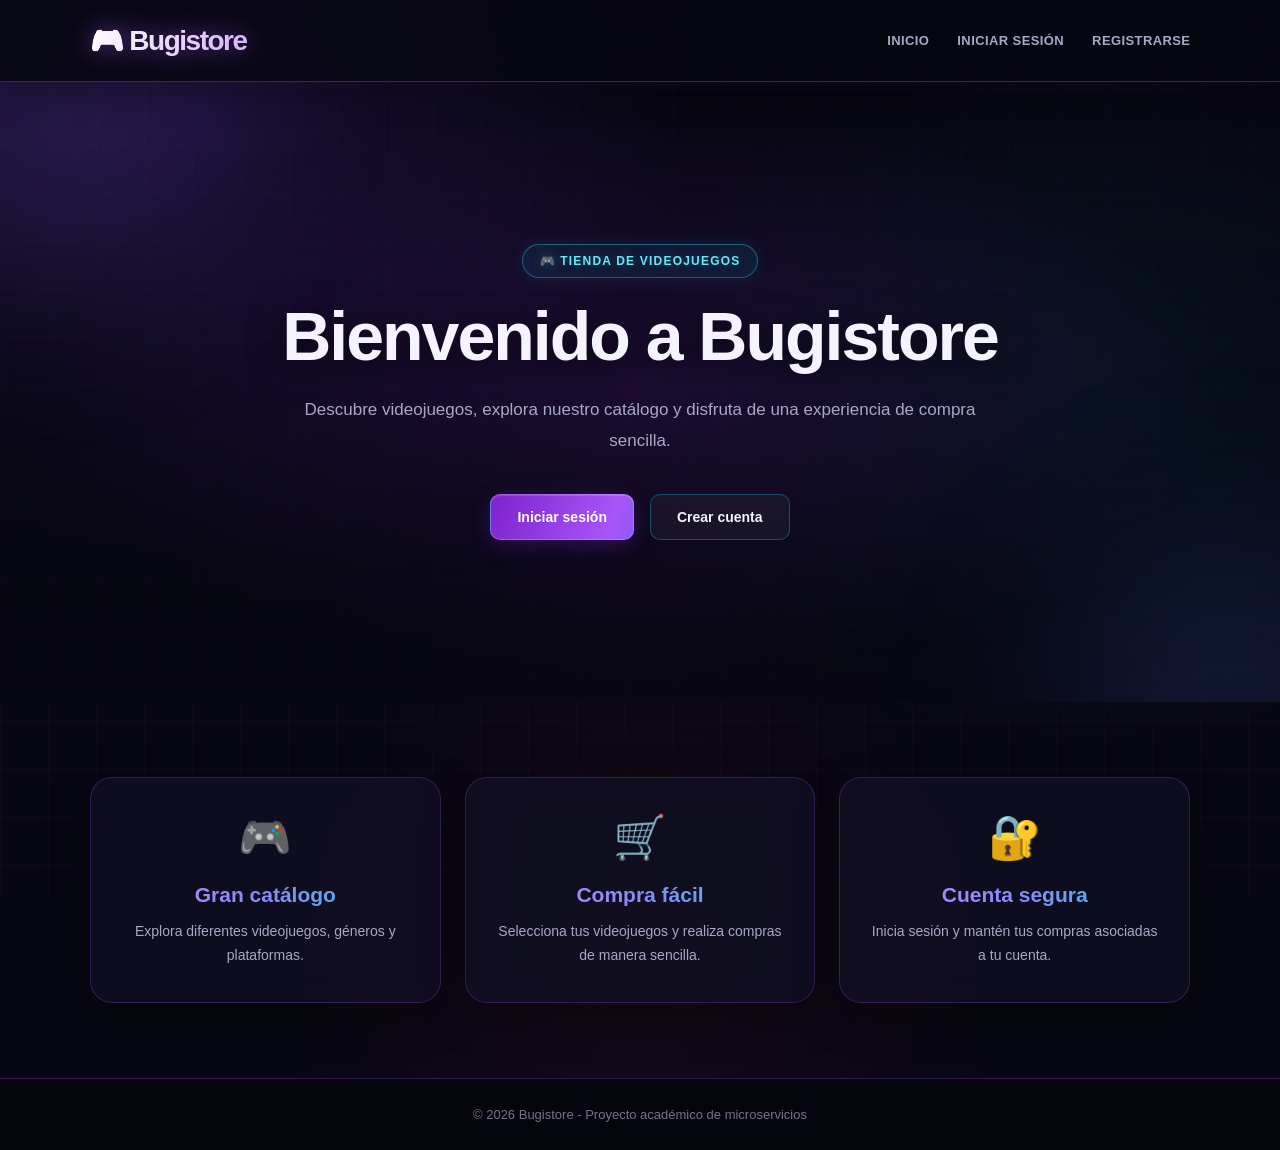
<file: frontend/index.html>
<!DOCTYPE html>
<html lang="es">
<head>
    <meta charset="UTF-8">
    <meta name="viewport" content="width=device-width, initial-scale=1.0">

    <title>Bugistore | Tienda de Videojuegos</title>

    <link rel="stylesheet" href="css/styles.css">

    <link rel="manifest" href="manifest.json">
    <meta name="theme-color" content="#111111">
    <link rel="apple-touch-icon" href="images/icons/icon-192.png">

</head>

<body>

    <header class="navbar">
        <div class="logo">
            🎮 Bugistore
        </div>

        <nav>
            <a href="index.html">Inicio</a>
            <a href="login.html">Iniciar sesión</a>
            <a href="registro.html">Registrarse</a>
        </nav>
    </header>

    <main>

        <section class="hero">

            <div class="hero-content">

                <span class="hero-tag">
                    🎮 TIENDA DE VIDEOJUEGOS
                </span>

                <h1>
                    Bienvenido a Bugistore
                </h1>

                <p>
                    Descubre videojuegos, explora nuestro catálogo
                    y disfruta de una experiencia de compra sencilla.
                </p>

                <div class="hero-buttons">

                    <a href="login.html" class="btn btn-primary">
                        Iniciar sesión
                    </a>

                    <a href="registro.html" class="btn btn-secondary">
                        Crear cuenta
                    </a>

                </div>

            </div>

        </section>

        <section class="features">

            <div class="feature-card">

                <div class="feature-icon">
                    🎮
                </div>

                <h2>
                    Gran catálogo
                </h2>

                <p>
                    Explora diferentes videojuegos,
                    géneros y plataformas.
                </p>

            </div>

            <div class="feature-card">

                <div class="feature-icon">
                    🛒
                </div>

                <h2>
                    Compra fácil
                </h2>

                <p>
                    Selecciona tus videojuegos y
                    realiza compras de manera sencilla.
                </p>

            </div>

            <div class="feature-card">

                <div class="feature-icon">
                    🔐
                </div>

                <h2>
                    Cuenta segura
                </h2>

                <p>
                    Inicia sesión y mantén tus compras
                    asociadas a tu cuenta.
                </p>

            </div>

        </section>

    </main>

    <footer>

        <p>
            © 2026 Bugistore - Proyecto académico de microservicios
        </p>

    </footer>
<script src="js/pwa.js"></script>
</body>
</html>
</file>
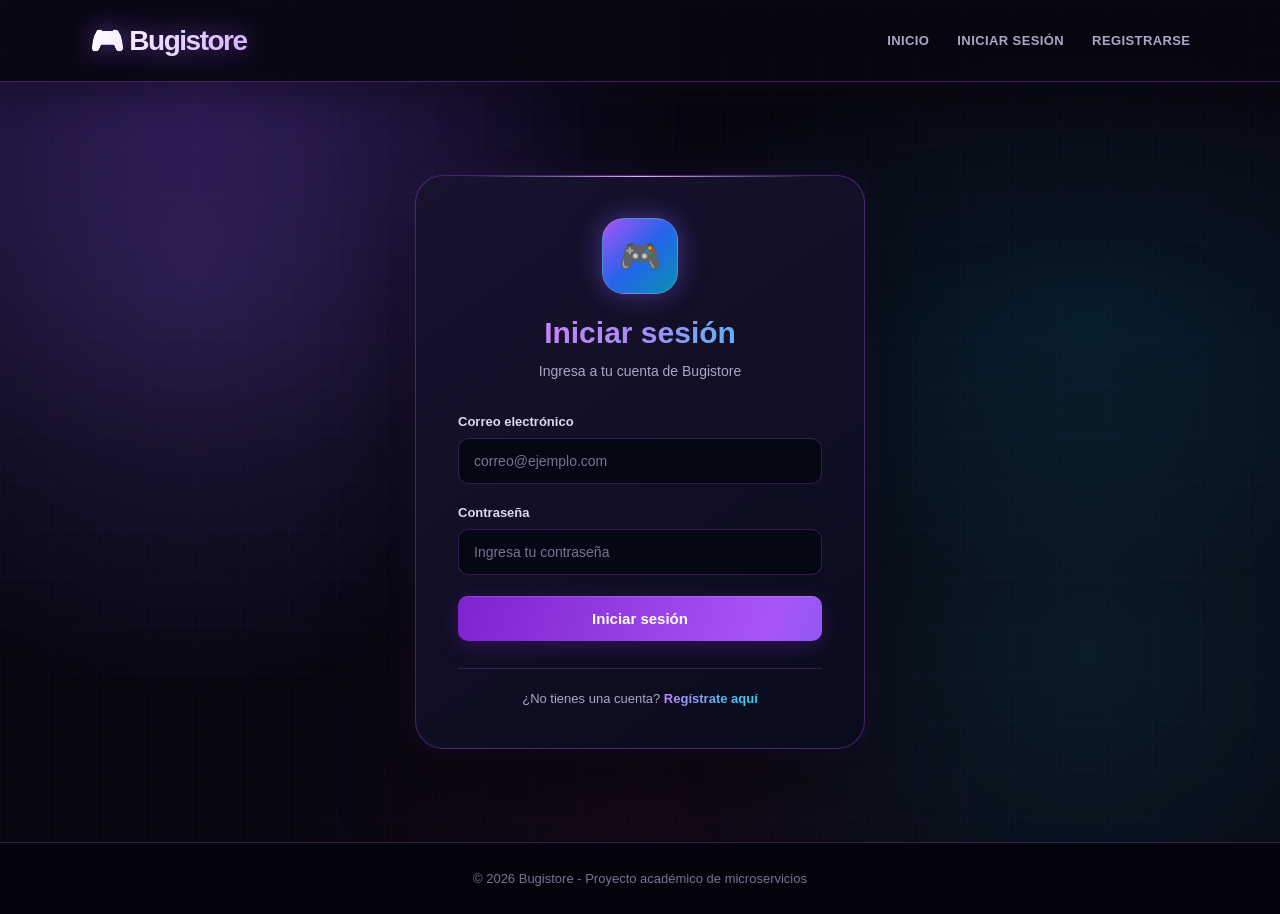
<file: frontend/admin.html>
<!DOCTYPE html>
<html lang="es">
<head>
    <meta charset="UTF-8">
    <meta name="viewport" content="width=device-width, initial-scale=1.0">

    <title>Bugistore | Administración</title>

    <link rel="stylesheet" href="css/styles.css">

    <link rel="manifest" href="manifest.json">
    <meta name="theme-color" content="#111111">
    <link rel="apple-touch-icon" href="images/icons/icon-192.png">

</head>

<body>

    <header class="navbar">

        <div class="logo">
            🎮 Bugistore
        </div>

        <nav>

            <a href="admin.html">
                Administración
            </a>

            <a href="#" id="adminName">
                Administrador
            </a>

            <a href="#" id="adminLogout">
                Cerrar sesión
            </a>

        </nav>

    </header>


    <main>

        <section class="admin-header">

            <span class="hero-tag">
                ⚙️ PANEL DE ADMINISTRACIÓN
            </span>

            <h1>
                Administración de Bugistore
            </h1>

            <p>
                Gestiona usuarios, videojuegos e inventario
                desde un solo lugar.
            </p>

        </section>


        <!-- =========================
             DASHBOARD ADMINISTRATIVO
        ========================== -->

        <section class="admin-dashboard">

            <div class="section-title">
                <div>
                    <h2>Resumen de BugiStore</h2>
                    <p>Estadísticas generales de la tienda.</p>
                </div>
            </div>

            <div class="dashboard-stats">

                <article class="dashboard-card">
                    <div class="dashboard-card-icon">🎮</div>
                    <div>
                        <p>Videojuegos registrados</p>
                        <h3 id="statsGames">—</h3>
                    </div>
                </article>

                <article class="dashboard-card">
                    <div class="dashboard-card-icon">👥</div>
                    <div>
                        <p>Usuarios registrados</p>
                        <h3 id="statsUsers">—</h3>
                    </div>
                </article>

                <article class="dashboard-card">
                    <div class="dashboard-card-icon">🛒</div>
                    <div>
                        <p>Compras registradas</p>
                        <h3 id="statsPurchases">—</h3>
                    </div>
                </article>

                <article class="dashboard-card">
                    <div class="dashboard-card-icon">💰</div>
                    <div>
                        <p>Ventas acumuladas</p>
                        <h3 id="statsSales">—</h3>
                    </div>
                </article>

            </div>

            <div class="dashboard-chart admin-section">

                <div class="section-title">
                    <div>
                        <h2>Ventas a lo largo del tiempo</h2>
                        <p>Importe de las compras agrupado por fecha.</p>
                    </div>
                </div>

                <div class="dashboard-chart-container">
                    <canvas
                        id="salesChart"
                        role="img"
                        aria-label="Gráfica de ventas por fecha">
                    </canvas>
                </div>

                <p id="salesChartMessage" class="chart-message">
                    Cargando datos de ventas...
                </p>

            </div>

        </section>


        <section class="admin-container">

            <!-- =========================
                 VIDEOJUEGOS
            ========================== -->

            <div class="admin-section">

                <div class="section-title">

                    <div>
                        <h2>
                            🎮 Videojuegos
                        </h2>

                        <p>
                            Gestiona el catálogo e inventario.
                        </p>
                    </div>

                    <button
                        id="newGameButton"
                        class="btn btn-primary"
                    >
                        + Nuevo videojuego
                    </button>

                </div>


                <div
                    id="gamesAdminContainer"
                    class="admin-table-container"
                >

                    <div class="loading">
                        Cargando videojuegos...
                    </div>

                </div>

            </div>


            <!-- =========================
                 USUARIOS
            ========================== -->

            <div class="admin-section">

                <div class="section-title">

                    <div>
                        <h2>
                            👥 Usuarios
                        </h2>

                        <p>
                            Consulta y administra los usuarios.
                        </p>
                    </div>

                </div>


                <div
                    id="usersAdminContainer"
                    class="admin-table-container"
                >

                    <div class="loading">
                        Cargando usuarios...
                    </div>

                </div>

            </div>


            <!-- =========================
                 COMPRAS
            ========================== -->

            <div class="admin-section">

                <div class="section-title">

                    <div>
                        <h2>
                            🛒 Compras
                        </h2>

                        <p>
                            Consulta las compras realizadas.
                        </p>
                    </div>

                </div>


                <div
                    id="purchasesAdminContainer"
                    class="admin-table-container"
                >

                    <div class="loading">
                        Cargando compras...
                    </div>

                </div>

            </div>

        </section>

    </main>


    <footer>

        <p>
            © 2026 Bugistore - Proyecto académico de microservicios
        </p>

    </footer>


    <script src="js/admin.js"></script>
    <script src="js/pwa.js"></script>
</body>
</html>
</file>
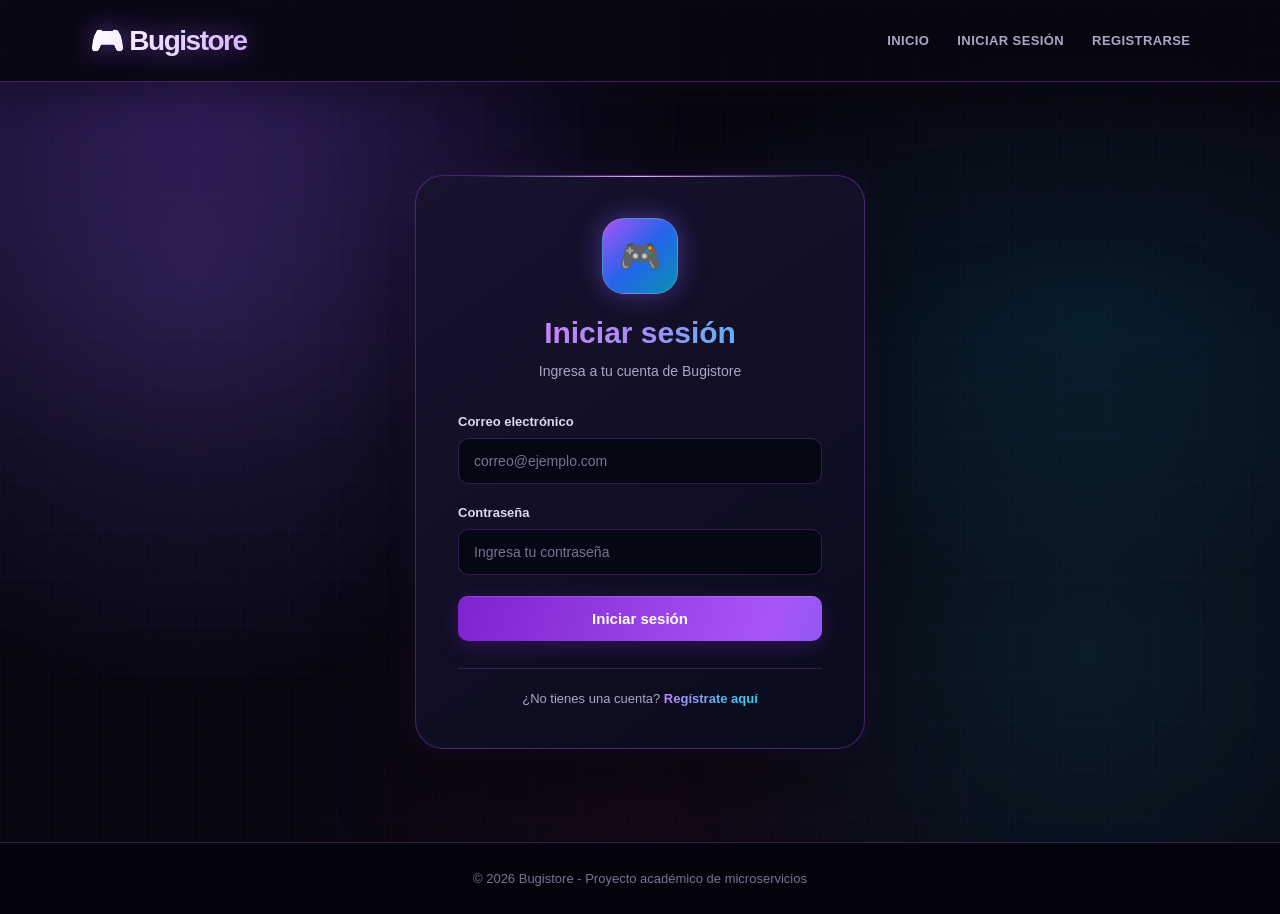
<file: frontend/login.html>
<!DOCTYPE html>
<html lang="es">
<head>
    <meta charset="UTF-8">
    <meta name="viewport" content="width=device-width, initial-scale=1.0">

    <title>Bugistore | Iniciar sesión</title>

    <link rel="stylesheet" href="css/styles.css">

    <link rel="manifest" href="manifest.json">
    <meta name="theme-color" content="#111111">
    <link rel="apple-touch-icon" href="images/icons/icon-192.png">

</head>

<body>

    <header class="navbar">

        <div class="logo">
            🎮 Bugistore
        </div>

        <nav>
            <a href="index.html">Inicio</a>
            <a href="login.html">Iniciar sesión</a>
            <a href="registro.html">Registrarse</a>
        </nav>

    </header>

    <main class="auth-page">

        <section class="auth-card">

            <div class="auth-header">

                <div class="auth-icon">
                    🎮
                </div>

                <h1>Iniciar sesión</h1>

                <p>
                    Ingresa a tu cuenta de Bugistore
                </p>

            </div>

            <form id="loginForm">

                <div class="form-group">

                    <label for="email">
                        Correo electrónico
                    </label>

                    <input
                        type="email"
                        id="email"
                        name="email"
                        placeholder="correo@ejemplo.com"
                        required
                    >

                </div>

                <div class="form-group">

                    <label for="password">
                        Contraseña
                    </label>

                    <input
                        type="password"
                        id="password"
                        name="password"
                        placeholder="Ingresa tu contraseña"
                        required
                    >

                </div>

                <button
                    type="submit"
                    class="btn btn-primary auth-button"
                >
                    Iniciar sesión
                </button>

            </form>

            <div id="loginMessage" class="message"></div>

            <div class="auth-footer">

                <p>
                    ¿No tienes una cuenta?
                    <a href="registro.html">
                        Regístrate aquí
                    </a>
                </p>

            </div>

        </section>

    </main>

    <footer>

        <p>
            © 2026 Bugistore - Proyecto académico de microservicios
        </p>

    </footer>

    <script src="js/auth.js"></script>
    <script src="js/pwa.js"></script>
</body>
</html>
</file>
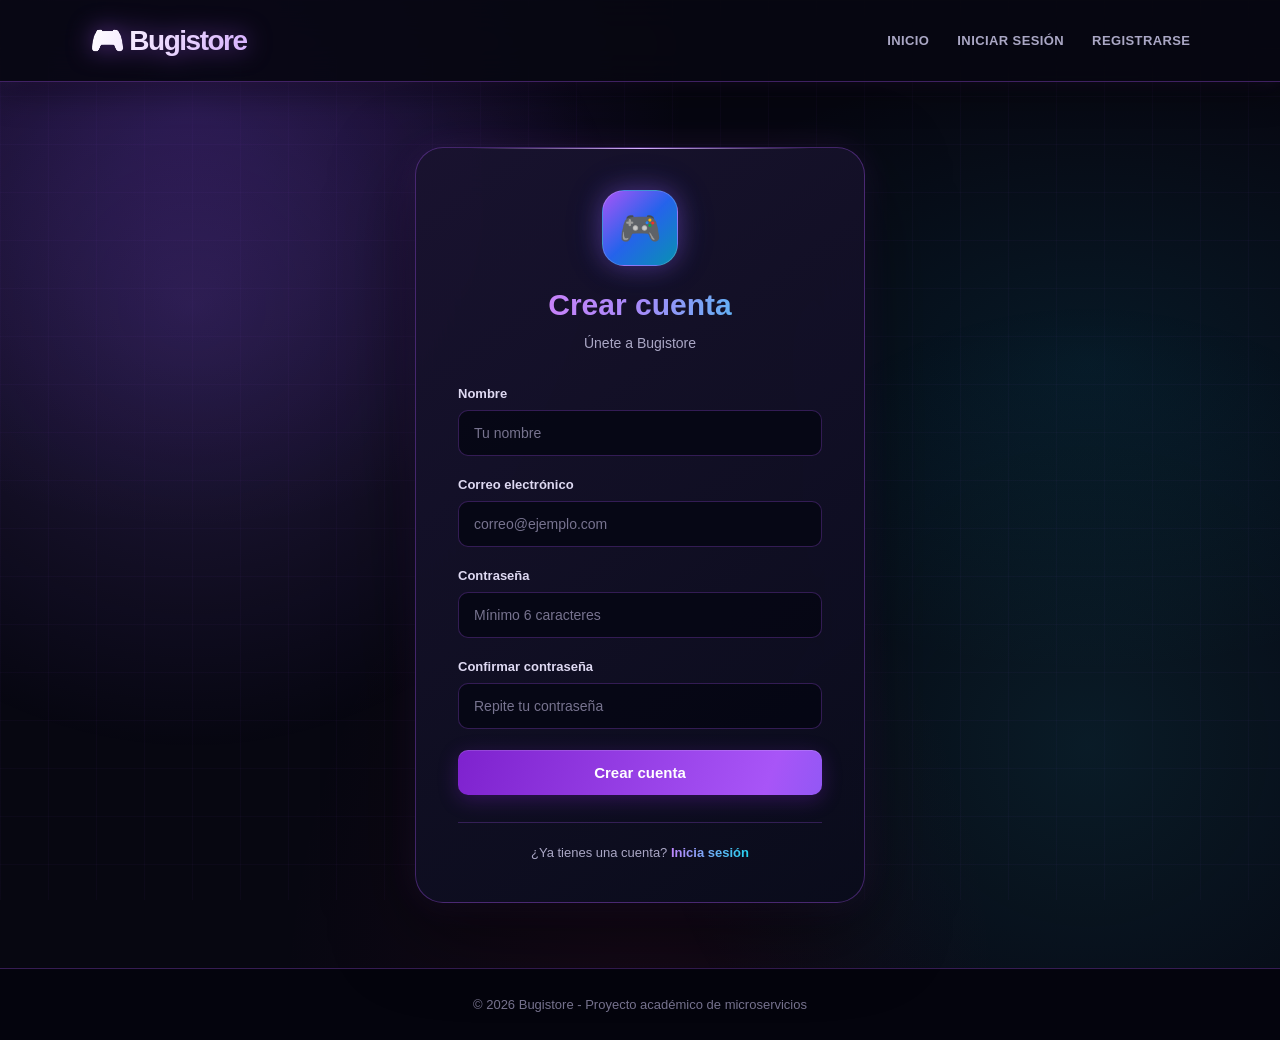
<file: frontend/registro.html>
<!DOCTYPE html>
<html lang="es">
<head>
    <meta charset="UTF-8">
    <meta name="viewport" content="width=device-width, initial-scale=1.0">

    <title>Bugistore | Crear cuenta</title>

    <link rel="stylesheet" href="css/styles.css">

    <link rel="manifest" href="manifest.json">
    <meta name="theme-color" content="#111111">
    <link rel="apple-touch-icon" href="images/icons/icon-192.png">

</head>

<body>

    <header class="navbar">

        <div class="logo">
            🎮 Bugistore
        </div>

        <nav>
            <a href="index.html">Inicio</a>
            <a href="login.html">Iniciar sesión</a>
            <a href="registro.html">Registrarse</a>
        </nav>

    </header>

    <main class="auth-page">

        <section class="auth-card">

            <div class="auth-header">

                <div class="auth-icon">
                    🎮
                </div>

                <h1>Crear cuenta</h1>

                <p>
                    Únete a Bugistore
                </p>

            </div>

            <form id="registerForm">

                <div class="form-group">

                    <label for="nombre">
                        Nombre
                    </label>

                    <input
                        type="text"
                        id="nombre"
                        name="nombre"
                        placeholder="Tu nombre"
                        required
                    >

                </div>

                <div class="form-group">

                    <label for="email">
                        Correo electrónico
                    </label>

                    <input
                        type="email"
                        id="email"
                        name="email"
                        placeholder="correo@ejemplo.com"
                        required
                    >

                </div>

                <div class="form-group">

                    <label for="password">
                        Contraseña
                    </label>

                    <input
                        type="password"
                        id="password"
                        name="password"
                        placeholder="Mínimo 6 caracteres"
                        minlength="6"
                        required
                    >

                </div>

                <div class="form-group">

                    <label for="passwordConfirm">
                        Confirmar contraseña
                    </label>

                    <input
                        type="password"
                        id="passwordConfirm"
                        name="passwordConfirm"
                        placeholder="Repite tu contraseña"
                        minlength="6"
                        required
                    >

                </div>

                <button
                    type="submit"
                    class="btn btn-primary auth-button"
                >
                    Crear cuenta
                </button>

            </form>

            <div id="registerMessage" class="message"></div>

            <div class="auth-footer">

                <p>
                    ¿Ya tienes una cuenta?
                    <a href="login.html">
                        Inicia sesión
                    </a>
                </p>

            </div>

        </section>

    </main>

    <footer>

        <p>
            © 2026 Bugistore - Proyecto académico de microservicios
        </p>

    </footer>

    <script src="js/auth.js"></script>
    <script src="js/pwa.js"></script>
</body>
</html>
</file>
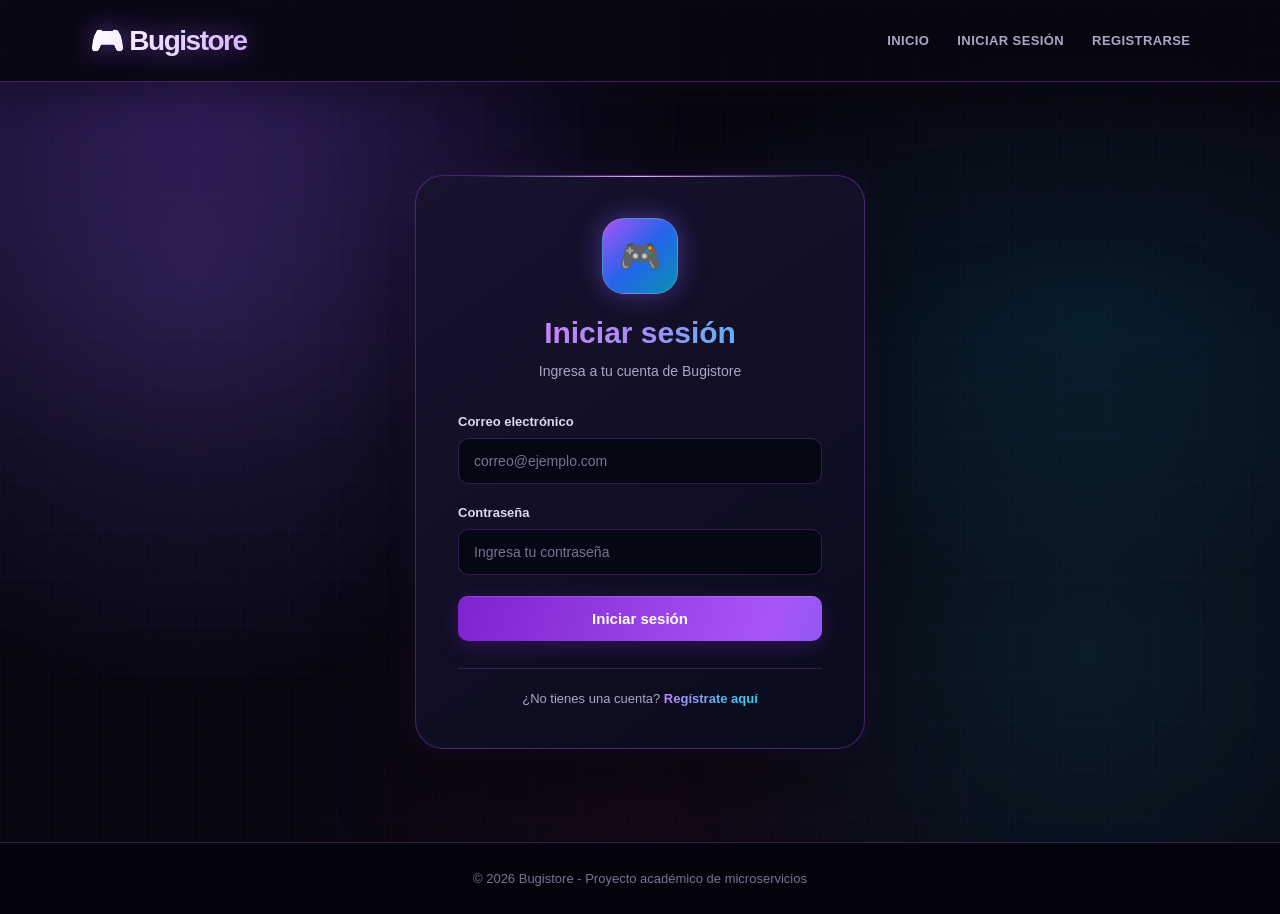
<file: frontend/tienda.html>
<!DOCTYPE html>
<html lang="es">
<head>
    <meta charset="UTF-8">
    <meta name="viewport" content="width=device-width, initial-scale=1.0">

    <title>Bugistore | Tienda</title>

    <link rel="stylesheet" href="css/styles.css">

    <link rel="manifest" href="manifest.json">
    <meta name="theme-color" content="#111111">
    <link rel="apple-touch-icon" href="images/icons/icon-192.png">
</head>

<body>

    <header class="navbar">
        <div class="logo">
            🎮 Bugistore
        </div>

        <nav>
            <a href="tienda.html">Tienda</a>
            <a href="#miPerfil">Mi perfil</a>
            <a href="#misCompras">Mis compras</a>

            <a href="#" id="userName">Usuario</a>
            <a href="#" id="logoutButton">Cerrar sesión</a>
        </nav>
    </header>

    <main>

        <!-- ENCABEZADO DEL CATÁLOGO -->
        <section class="store-header">
            <div>
                <span class="hero-tag">🎮 CATÁLOGO</span>

                <h1>Videojuegos disponibles</h1>

                <p>
                    Explora nuestro catálogo y encuentra
                    tu próximo videojuego.
                </p>
            </div>
        </section>

        <!-- PERFIL DEL USUARIO -->
        <section class="profile-container" id="miPerfil">

            <div class="profile-header">
                <div>
                    <span class="hero-tag">MI CUENTA</span>

                    <h2>Mi perfil</h2>

                    <p>
                        Consulta tus datos personales y tu actividad en Bugistore.
                    </p>
                </div>
            </div>

            <!-- DATOS PERSONALES -->
            <div class="profile-user-card">

                <div class="profile-avatar" aria-hidden="true">
                    👤
                </div>

                <div class="profile-user-info">
                    <h3 id="profileName">Cargando usuario...</h3>

                    <p id="profileEmail">
                        Correo no disponible
                    </p>

                    <span class="profile-member-label">
                        Miembro de Bugistore
                    </span>
                </div>

            </div>

            <!-- ESTADÍSTICAS DE COMPRAS -->
            <div class="profile-stats-grid">

                <article class="profile-stat-card">
                    <span class="profile-stat-icon">🛒</span>

                    <p>Compras realizadas</p>

                    <strong id="profilePurchases">0</strong>
                </article>

                <article class="profile-stat-card">
                    <span class="profile-stat-icon">🎮</span>

                    <p>Unidades adquiridas</p>

                    <strong id="profileUnits">0</strong>
                </article>

                <article class="profile-stat-card">
                    <span class="profile-stat-icon">💰</span>

                    <p>Total gastado</p>

                    <strong id="profileSpent">$0.00</strong>
                </article>

                <article class="profile-stat-card">
                    <span class="profile-stat-icon">📅</span>

                    <p>Última compra</p>

                    <strong id="profileLastPurchase">Sin compras</strong>
                </article>

            </div>

        </section>

        <!-- CATÁLOGO DE VIDEOJUEGOS -->
        <section class="store-container">

            <div id="gamesContainer" class="games-grid">
                <div class="loading">
                    Cargando videojuegos...
                </div>
            </div>

        </section>

        <!-- HISTORIAL DE COMPRAS -->
        <section class="store-container" id="misCompras">

            <div class="store-header">
                <div>
                    <h2>Mis compras</h2>

                    <p>
                        Consulta los videojuegos que has comprado.
                    </p>
                </div>

                <button
                    type="button"
                    class="btn btn-primary"
                    id="reloadPurchasesButton">
                    Actualizar historial
                </button>
            </div>

            <div id="purchasesContainer">
                <p class="loading">
                    Cargando historial...
                </p>
            </div>

        </section>

    </main>

    <!-- PIE DE PÁGINA -->
    <footer>
        <p>
            © 2026 Bugistore - Proyecto académico de microservicios
        </p>
    </footer>

    <!-- SCRIPTS -->
    <script src="js/auth.js"></script>
    <script src="js/tienda.js"></script>
    <script src="js/pwa.js"></script>

</body>
</html>
</file>
<file: frontend/css/styles.css>
/* =========================================================
   BUGISTORE — GAMING PREMIUM / NEON GLASSMORPHISM
   Rediseño exclusivamente visual.
========================================================= */

/* =========================
   VARIABLES Y BASE
========================= */

:root {
    --bg-main: #070711;
    --bg-secondary: #0d0d1c;
    --bg-card: rgba(17, 15, 34, 0.88);
    --bg-card-hover: rgba(28, 19, 51, 0.96);
    --bg-input: rgba(5, 7, 19, 0.85);

    --primary: #a855f7;
    --primary-light: #d8b4fe;
    --primary-dark: #7e22ce;

    --secondary: #2563eb;
    --accent: #22d3ee;

    --text-main: #f5f3ff;
    --text-secondary: #aaa7c5;
    --text-muted: #77738f;

    --border-color: rgba(168, 85, 247, 0.25);
    --border-hover: rgba(34, 211, 238, 0.65);

    --success: #34d399;
    --danger: #fb7185;
    --warning: #fbbf24;

    --radius-sm: 10px;
    --radius-md: 16px;
    --radius-lg: 22px;
    --radius-xl: 28px;

    --glass-blur: blur(18px);

    --shadow-card: 0 15px 45px rgba(0, 0, 0, 0.28);

    --shadow-purple:
        0 0 25px rgba(168, 85, 247, 0.22),
        0 0 65px rgba(124, 58, 237, 0.10);

    --transition: 0.3s ease;
}

* {
    margin: 0;
    padding: 0;
    box-sizing: border-box;
}

html {
    scroll-behavior: smooth;
}

body {
    min-height: 100vh;
    overflow-x: hidden;

    font-family: Inter, "Segoe UI", Arial, sans-serif;
    color: var(--text-main);

    background:
        radial-gradient(ellipse at 15% 10%,
            rgba(124, 58, 237, .20), transparent 32%),
        radial-gradient(ellipse at 85% 35%,
            rgba(8, 145, 178, .13), transparent 32%),
        radial-gradient(ellipse at 50% 100%,
            rgba(190, 24, 93, .08), transparent 40%),
        var(--bg-main);
}

body::before {
    content: "";
    position: fixed;
    inset: 0;
    z-index: -1;
    pointer-events: none;

    background-image:
        linear-gradient(rgba(168, 85, 247, .035) 1px, transparent 1px),
        linear-gradient(90deg, rgba(168, 85, 247, .035) 1px, transparent 1px);

    background-size: 48px 48px;
}

::selection {
    background: rgba(168, 85, 247, 0.4);
    color: white;
}

a {
    color: inherit;
}

button,
input,
textarea {
    font: inherit;
}

button {
    color: inherit;
}

img {
    max-width: 100%;
}

section {
    position: relative;
}

/* =========================
   ANIMACIONES
========================= */

@keyframes fadeIn {
    from {
        opacity: 0;
        transform: translateY(18px);
    }

    to {
        opacity: 1;
        transform: translateY(0);
    }
}

@keyframes glowPulse {
    0%, 100% {
        box-shadow: 0 0 15px rgba(168, 85, 247, 0.15);
    }

    50% {
        box-shadow: 0 0 30px rgba(168, 85, 247, 0.35);
    }
}

@keyframes float {
    0%, 100% {
        transform: translateY(0);
    }

    50% {
        transform: translateY(-8px);
    }
}

@keyframes gradientMove {
    0% {
        background-position: 0% 50%;
    }

    50% {
        background-position: 100% 50%;
    }

    100% {
        background-position: 0% 50%;
    }
}

/* =========================
   NAVBAR
========================= */

.navbar {
    position: sticky;
    top: 0;
    z-index: 100;

    width: 100%;
    min-height: 82px;
    padding: 0 7%;

    display: flex;
    align-items: center;
    justify-content: space-between;
    gap: 20px;

    background: rgba(7, 7, 18, .88);
    backdrop-filter: var(--glass-blur);
    -webkit-backdrop-filter: var(--glass-blur);

    border-bottom: 1px solid rgba(168, 85, 247, .35);

    box-shadow:
        0 8px 35px rgba(0, 0, 0, .45),
        0 1px 15px rgba(168, 85, 247, .12);
}

.logo {
    font-size: 28px;
    font-weight: 900;
    letter-spacing: -1.5px;

    background: linear-gradient(
        110deg,
        #ffffff,
        #d8b4fe,
        #22d3ee
    );

    background-size: 200% auto;
    background-clip: text;
    -webkit-background-clip: text;
    -webkit-text-fill-color: transparent;

    filter: drop-shadow(0 0 12px rgba(168, 85, 247, .55));
}

.navbar nav {
    display: flex;
    align-items: center;
    gap: 28px;
}

.navbar a {
    position: relative;

    color: var(--text-secondary);
    text-decoration: none;
    font-size: 13px;
    font-weight: 600;
    letter-spacing: .4px;
    text-transform: uppercase;

    transition: var(--transition);
}

.navbar a::after {
    content: "";
    position: absolute;
    left: 0;
    bottom: -8px;

    width: 0;
    height: 2px;

    border-radius: 5px;

    background: linear-gradient(
        90deg,
        var(--primary),
        var(--accent)
    );

    box-shadow: 0 0 12px var(--accent);

    transition: width var(--transition);
}

.navbar a:hover {
    color: #67e8f9;
    text-shadow: 0 0 14px rgba(34, 211, 238, .65);
}

.navbar a:hover::after {
    width: 100%;
}

/* =========================
   HERO
========================= */

.hero {
    position: relative;
    min-height: 620px;

    display: flex;
    align-items: center;
    justify-content: center;

    padding: 90px 20px;
    overflow: hidden;

    background:
        linear-gradient(180deg,
            rgba(7, 7, 17, .15),
            rgba(7, 7, 17, .65)),
        radial-gradient(ellipse at center,
            rgba(126, 34, 206, .28),
            transparent 65%);
}

.hero::before,
.hero::after {
    content: "";
    position: absolute;

    width: 300px;
    height: 300px;

    border-radius: 50%;
    filter: blur(100px);

    pointer-events: none;
}

.hero::before {
    top: -120px;
    left: -100px;
    background: rgba(150, 101, 255, 0.18);
}

.hero::after {
    right: -100px;
    bottom: -150px;
    background: rgba(82, 124, 255, 0.18);
}

.hero-content {
    position: relative;
    z-index: 1;

    max-width: 850px;
    text-align: center;

    animation: fadeIn 0.8s ease both;
}

.hero-tag {
    display: inline-block;

    margin-bottom: 22px;
    padding: 9px 17px;

    border: 1px solid rgba(34, 211, 238, .40);
    border-radius: 50px;

    color: #67e8f9;
    background: rgba(8, 145, 178, .10);

    backdrop-filter: blur(12px);

    box-shadow:
        0 0 18px rgba(34, 211, 238, .10),
        inset 0 0 15px rgba(34, 211, 238, .05);

    font-size: 12px;
    font-weight: 800;
    letter-spacing: 1.2px;
    text-transform: uppercase;

    text-shadow: 0 0 12px rgba(34, 211, 238, .35);
}

.hero h1 {
    margin-bottom: 22px;

    font-size: clamp(38px, 6vw, 68px);
    font-weight: 900;
    line-height: 1.08;
    letter-spacing: -2px;

    text-shadow: 0 5px 35px rgba(0, 0, 0, .65);
}

.hero h1 span {
    background: linear-gradient(
        100deg,
        #e879f9,
        #a78bfa,
        #22d3ee,
        #e879f9
    );

    background-size: 250% auto;
    background-clip: text;
    -webkit-background-clip: text;
    -webkit-text-fill-color: transparent;

    animation: gradientMove 5s ease infinite;
}

.hero p {
    max-width: 680px;
    margin: 0 auto 38px;

    color: var(--text-secondary);

    font-size: 17px;
    line-height: 1.8;
}

/* =========================
   BOTONES
========================= */

.btn {
    position: relative;
    isolation: isolate;
    overflow: hidden;

    display: inline-flex;
    align-items: center;
    justify-content: center;
    gap: 8px;

    padding: 14px 26px;

    border: 1px solid transparent;
    border-radius: var(--radius-sm);

    text-decoration: none;
    font-weight: 800;
    font-size: 14px;

    cursor: pointer;

    transition:
        transform var(--transition),
        box-shadow var(--transition),
        background var(--transition);
}

.btn-primary {
    color: white;

    background: linear-gradient(
        110deg,
        #7e22ce,
        #a855f7 48%,
        #2563eb
    );

    background-size: 180% auto;

    border: 1px solid rgba(216, 180, 254, .35);

    box-shadow:
        0 5px 20px rgba(126, 34, 206, .30),
        inset 0 1px 0 rgba(255, 255, 255, .15);
}

.btn-primary:hover {
    background-position: right center;
    transform: translateY(-3px);

    box-shadow:
        0 0 18px rgba(168, 85, 247, .45),
        0 0 38px rgba(34, 211, 238, .16);
}

.btn-secondary {
    color: var(--text-main);

    background: rgba(255, 255, 255, 0.045);
    border-color: rgba(34, 211, 238, .30);

    backdrop-filter: blur(12px);
}

.btn-secondary:hover {
    color: #67e8f9;
    background: rgba(150, 101, 255, 0.12);

    border-color: var(--accent);
    box-shadow: 0 0 20px rgba(34, 211, 238, .12);

    transform: translateY(-3px);
}

.btn-small {
    padding: 8px 13px;

    border: 1px solid transparent;
    border-radius: 8px;

    font-size: 12px;
    font-weight: 800;

    cursor: pointer;

    transition: var(--transition);
}

.hero-buttons {
    display: flex;
    justify-content: center;
    gap: 16px;
}

/* =========================
   FEATURES
========================= */

.features {
    position: relative;

    display: grid;
    grid-template-columns: repeat(3, minmax(0, 1fr));

    gap: 24px;

    max-width: 1150px;
    margin: 0 auto;

    padding: 75px 25px;
}

.feature-card {
    position: relative;
    overflow: hidden;

    padding: 34px 28px;

    background: var(--bg-card);
    backdrop-filter: blur(18px);
    -webkit-backdrop-filter: blur(18px);

    border: 1px solid var(--border-color);
    border-radius: var(--radius-lg);

    text-align: center;

    box-shadow: var(--shadow-card);

    transition: var(--transition);
}

.feature-card::before {
    content: "";
    position: absolute;
    inset: 0;

    background: linear-gradient(
        135deg,
        rgba(150, 101, 255, 0.10),
        transparent 55%
    );

    opacity: 0;
    transition: var(--transition);
}

.feature-card:hover {
    transform: translateY(-9px);

    border-color: var(--border-hover);
    box-shadow: var(--shadow-purple);
}

.feature-card:hover::before {
    opacity: 1;
}

.feature-icon {
    position: relative;

    margin-bottom: 20px;
    font-size: 43px;

    animation: float 4s ease-in-out infinite;
}

.feature-card h2 {
    position: relative;

    margin-bottom: 13px;
    font-size: 21px;
}

.feature-card p {
    position: relative;

    color: var(--text-secondary);
    font-size: 14px;
    line-height: 1.7;
}

/* =========================
   FOOTER
========================= */

footer {
    padding: 28px 20px;

    background: rgba(5, 5, 14, .96);

    border-top: 1px solid rgba(168, 85, 247, .30);

    color: var(--text-muted);
    text-align: center;
    font-size: 13px;
}

/* =========================
   AUTH
========================= */

.auth-page {
    min-height: calc(100vh - 140px);

    display: flex;
    align-items: center;
    justify-content: center;

    padding: 65px 20px;

    background:
        radial-gradient(
            circle at 15% 25%,
            rgba(150, 101, 255, 0.20),
            transparent 35%
        ),
        radial-gradient(
            circle at 85% 75%,
            rgba(34, 211, 238, 0.10),
            transparent 35%
        );
}

.auth-card {
    position: relative;
    overflow: hidden;

    width: 100%;
    max-width: 450px;

    padding: 42px;

    background: linear-gradient(
        145deg,
        rgba(25, 19, 47, .96),
        rgba(10, 12, 28, .97)
    );

    border: 1px solid rgba(168, 85, 247, .35);
    border-radius: var(--radius-xl);

    backdrop-filter: blur(24px);
    -webkit-backdrop-filter: blur(24px);

    box-shadow:
        0 25px 80px rgba(0, 0, 0, .50),
        0 0 35px rgba(168, 85, 247, .12);

    animation: fadeIn 0.65s ease both;
}

.auth-card::before {
    content: "";
    position: absolute;
    top: 0;
    left: 12%;

    width: 76%;
    height: 1px;

    background: linear-gradient(
        90deg,
        transparent,
        var(--primary-light),
        transparent
    );
}

.auth-header {
    text-align: center;
    margin-bottom: 32px;
}

.auth-icon {
    width: 76px;
    height: 76px;

    margin: 0 auto 22px;

    display: flex;
    align-items: center;
    justify-content: center;

    background: linear-gradient(135deg, #a855f7, #2563eb, #0891b2);

    border: 1px solid rgba(255, 255, 255, 0.18);
    border-radius: 22px;

    font-size: 34px;

    box-shadow:
        0 0 25px rgba(168, 85, 247, .35),
        0 0 40px rgba(37, 99, 235, .16);

    animation: float 4s ease-in-out infinite;
}

.auth-header h1 {
    margin-bottom: 10px;
    font-size: 30px;
    font-weight: 900;
}

.auth-header p {
    color: var(--text-secondary);
    font-size: 14px;
    line-height: 1.6;
}

/* =========================
   FORMULARIOS
========================= */

.form-group {
    margin-bottom: 21px;
}

.form-group label {
    display: block;
    margin-bottom: 9px;

    color: #ded9f2;

    font-size: 13px;
    font-weight: 700;
}

.form-group input,
.game-form textarea {
    width: 100%;

    padding: 14px 15px;

    color: white;
    background: rgba(5, 7, 19, .85);

    border: 1px solid rgba(168, 85, 247, .28);
    border-radius: var(--radius-sm);

    font-size: 14px;
    outline: none;

    transition: var(--transition);
}

.form-group input::placeholder,
.game-form textarea::placeholder {
    color: var(--text-muted);
}

.form-group input:focus,
.game-form textarea:focus {
    border-color: #22d3ee;

    box-shadow:
        0 0 0 3px rgba(34, 211, 238, .10),
        0 0 20px rgba(34, 211, 238, .12);
}

.auth-button {
    width: 100%;

    border: none;
    cursor: pointer;

    font-size: 15px;
}

.auth-button:hover {
    box-shadow: 0 10px 30px rgba(150, 101, 255, 0.35);
}

/* =========================
   MENSAJES
========================= */

.message {
    display: none;

    margin-top: 20px;
    padding: 13px 15px;

    border-radius: var(--radius-sm);

    text-align: center;
    font-size: 13px;
    line-height: 1.5;
}

.message.success {
    display: block;

    color: #6ee7b7;
    background: rgba(16, 185, 129, 0.10);

    border: 1px solid rgba(52, 211, 153, 0.30);
}

.message.error {
    display: block;

    color: #fda4af;
    background: rgba(244, 63, 94, 0.10);

    border: 1px solid rgba(251, 113, 133, 0.30);
}

/* =========================
   AUTH FOOTER
========================= */

.auth-footer {
    margin-top: 27px;
    padding-top: 22px;

    border-top: 1px solid var(--border-color);

    text-align: center;
}

.auth-footer p {
    color: var(--text-secondary);
    font-size: 13px;
}

.auth-footer a {
    text-decoration: none;
    font-weight: 800;

    background: linear-gradient(100deg, #c084fc, #22d3ee);
    background-clip: text;
    -webkit-background-clip: text;
    -webkit-text-fill-color: transparent;

    transition: var(--transition);
}

/* =========================
   STORE HEADER
========================= */

.store-header,
.admin-header {
    position: relative;
    overflow: hidden;

    padding: 85px 8%;

    background:
        radial-gradient(ellipse at 85% 20%,
            rgba(34, 211, 238, .15),
            transparent 35%),
        radial-gradient(ellipse at 15% 80%,
            rgba(168, 85, 247, .24),
            transparent 45%),
        linear-gradient(120deg, #0b0a19, #101026 60%, #0b1021);

    border-bottom: 1px solid rgba(168, 85, 247, .35);
}

.store-header h1,
.admin-header h1 {
    position: relative;

    display: inline-block;
    margin-top: 16px;

    font-size: clamp(32px, 4vw, 46px);
    font-weight: 900;
    letter-spacing: -1px;
}

.store-header p,
.admin-header p {
    position: relative;

    max-width: 720px;
    margin-top: 13px;

    color: var(--text-secondary);
    font-size: 16px;
    line-height: 1.7;
}

/* =========================
   STORE CONTAINER
========================= */

.store-container {
    max-width: 1250px;

    margin: auto;
    padding: 55px 25px;
}

.games-grid {
    display: grid;
    grid-template-columns: repeat(3, minmax(0, 1fr));

    gap: 30px;
}

/* =========================
   GAME CARDS
========================= */

.game-card {
    position: relative;
    overflow: hidden;

    min-width: 0;

    background: linear-gradient(
        145deg,
        rgba(25, 19, 46, .96),
        rgba(11, 12, 27, .96)
    );

    border: 1px solid rgba(168, 85, 247, .24);
    border-radius: 18px;

    backdrop-filter: blur(16px);
    -webkit-backdrop-filter: blur(16px);

    box-shadow:
        0 15px 45px rgba(0, 0, 0, .35),
        inset 0 1px 0 rgba(255, 255, 255, .035);

    transition:
        transform var(--transition),
        border-color var(--transition),
        box-shadow var(--transition);

    animation: fadeIn 0.55s ease both;
}

.game-card::before {
    content: "";
    position: absolute;
    top: 0;
    left: 12%;
    z-index: 2;

    width: 76%;
    height: 1px;

    background: linear-gradient(
        90deg,
        transparent,
        #c084fc,
        #22d3ee,
        transparent
    );

    opacity: .75;
    pointer-events: none;
}

.game-card:hover {
    transform: translateY(-10px);

    background: var(--bg-card-hover);
    border-color: rgba(34, 211, 238, .55);

    box-shadow:
        0 20px 55px rgba(0, 0, 0, .50),
        0 0 25px rgba(168, 85, 247, .20),
        0 0 50px rgba(34, 211, 238, .08);
}

.game-image {
    position: relative;
    overflow: hidden;

    width: 100%;
    height: 245px;

    display: flex;
    align-items: center;
    justify-content: center;

    background:
        radial-gradient(circle at center,
            rgba(168, 85, 247, .25),
            transparent 65%),
        linear-gradient(135deg, #17102d, #101c38);

    border-bottom: 1px solid rgba(168, 85, 247, .22);
}

.game-image img {
    display: block;

    width: 100%;
    height: 100%;

    object-fit: contain;
    object-position: center;

    transition:
        transform .65s cubic-bezier(.2, .8, .2, 1),
        filter .4s ease;
}

.game-card:hover .game-image img {
    transform: scale(1.09);
    filter: saturate(1.18) contrast(1.05);
}

.game-image-fallback {
    width: 100%;
    height: 100%;

    display: flex;
    align-items: center;
    justify-content: center;

    background:
        radial-gradient(circle at center,
            rgba(150, 101, 255, 0.25),
            transparent 70%),
        linear-gradient(135deg, #211a3b, #17264b);

    font-size: 65px;
}

.game-content {
    padding: 25px;
}

.game-content h2 {
    margin-bottom: 10px;

    color: #f5f3ff;
    font-size: 20px;
    font-weight: 800;
    line-height: 1.35;
    letter-spacing: -.4px;
}

.game-title-row {
    display: flex;
    align-items: flex-start;
    justify-content: space-between;
    gap: 12px;

    margin-bottom: 12px;
}

.game-title-row h2 {
    margin: 0;
}

.game-description {
    min-height: 48px;

    margin-bottom: 18px;

    color: #aaa7c5;

    font-size: 13px;
    line-height: 1.7;
}

.game-info {
    display: flex;
    align-items: center;
    justify-content: space-between;
    gap: 12px;

    margin-bottom: 13px;
}

.game-price {
    display: inline-block;

    background: linear-gradient(
        100deg,
        #d8b4fe,
        #a78bfa 45%,
        #22d3ee
    );

    background-clip: text;
    -webkit-background-clip: text;
    -webkit-text-fill-color: transparent;

    font-size: 23px;
    font-weight: 900;
}

.game-stock {
    color: var(--text-secondary);
    font-size: 12px;
}

.game-meta {
    display: flex;
    flex-wrap: wrap;
    gap: 8px;

    margin-bottom: 20px;

    color: var(--text-muted);
    font-size: 12px;
}

.game-meta span {
    padding: 6px 10px;

    color: #67e8f9;
    background: rgba(8, 145, 178, .09);

    border: 1px solid rgba(34, 211, 238, .18);
    border-radius: 7px;

    font-size: 11px;
}

.stock-badge {
    flex-shrink: 0;

    padding: 6px 10px;

    border-radius: 50px;

    color: #6ee7b7;
    background: rgba(16, 185, 129, 0.12);

    border: 1px solid rgba(52, 211, 153, 0.20);

    box-shadow: 0 0 12px rgba(52, 211, 153, .08);

    font-size: 10px;
    font-weight: 900;
}

.stock-badge.stock-empty {
    color: #fda4af;
    background: rgba(244, 63, 94, 0.12);

    border-color: rgba(251, 113, 133, 0.22);
}

/* =========================
   BUY BUTTON
========================= */

.buy-button {
    width: 100%;

    padding: 13px 18px;

    color: white;

    background: linear-gradient(
        110deg,
        #7e22ce,
        #a855f7 48%,
        #2563eb
    );

    border: 1px solid rgba(216, 180, 254, .35);
    border-radius: var(--radius-sm);

    box-shadow:
        0 5px 20px rgba(126, 34, 206, .30),
        inset 0 1px 0 rgba(255, 255, 255, .15);

    font-size: 13px;
    font-weight: 900;

    cursor: pointer;

    transition: var(--transition);
}

.buy-button:hover:not(:disabled) {
    transform: translateY(-3px);

    box-shadow:
        0 0 18px rgba(168, 85, 247, .45),
        0 0 38px rgba(34, 211, 238, .16);
}

.buy-button:disabled {
    color: var(--text-muted);
    background: rgba(255, 255, 255, 0.06);

    border-color: rgba(255, 255, 255, 0.05);

    cursor: not-allowed;
    transform: none;
    box-shadow: none;
}

/* =========================
   LOADING / EMPTY
========================= */

.loading,
.empty-store {
    grid-column: 1 / -1;

    padding: 50px 25px;

    color: var(--text-secondary);

    text-align: center;

    background: var(--bg-card);

    border: 1px solid var(--border-color);
    border-radius: var(--radius-lg);
}

/* =========================
   PROFILE
========================= */

.profile-container {
    max-width: 1250px;

    margin: 35px auto;
    padding: 0 25px;
}

.profile-header {
    margin-bottom: 27px;
}

.profile-header h2 {
    display: inline-block;

    margin: 12px 0;

    font-size: 30px;
    font-weight: 900;
}

.profile-header p {
    color: var(--text-secondary);
    line-height: 1.7;
}

.profile-user-card {
    display: flex;
    align-items: center;
    gap: 24px;

    padding: 30px;
    margin-bottom: 27px;

    background: linear-gradient(
        140deg,
        rgba(25, 19, 46, .90),
        rgba(12, 14, 30, .95)
    );

    border: 1px solid rgba(168, 85, 247, .25);
    border-radius: var(--radius-lg);

    backdrop-filter: blur(18px);

    box-shadow: 0 15px 40px rgba(0, 0, 0, .25);
}

.profile-avatar {
    width: 84px;
    height: 84px;

    flex-shrink: 0;

    display: flex;
    align-items: center;
    justify-content: center;

    background: linear-gradient(135deg, #a855f7, #2563eb);

    border: 2px solid rgba(177, 138, 255, 0.6);
    border-radius: 50%;

    font-size: 38px;

    box-shadow:
        0 0 25px rgba(168, 85, 247, .38),
        0 0 45px rgba(37, 99, 235, .15);
}

.profile-user-info h3 {
    margin-bottom: 9px;

    color: var(--text-main);
    font-size: 24px;

    overflow-wrap: anywhere;
}

.profile-user-info p {
    margin-bottom: 12px;

    color: var(--text-secondary);
    overflow-wrap: anywhere;
}

.profile-member-label {
    display: inline-block;

    padding: 7px 12px;

    color: #d5c0ff;
    background: rgba(150, 101, 255, 0.13);

    border: 1px solid rgba(150, 101, 255, 0.24);
    border-radius: 50px;

    font-size: 11px;
    font-weight: 900;
}

.profile-stats-grid {
    display: grid;
    grid-template-columns: repeat(4, minmax(0, 1fr));

    gap: 18px;
}

.profile-stat-card {
    min-width: 0;

    padding: 25px;

    background: linear-gradient(
        140deg,
        rgba(25, 19, 46, .90),
        rgba(12, 14, 30, .95)
    );

    border: 1px solid rgba(168, 85, 247, .25);
    border-radius: var(--radius-md);

    backdrop-filter: blur(16px);

    transition: var(--transition);
}

.profile-stat-card:hover {
    transform: translateY(-5px);

    border-color: rgba(34, 211, 238, .50);

    box-shadow:
        0 0 25px rgba(168, 85, 247, .16),
        0 0 35px rgba(34, 211, 238, .07);
}

.profile-stat-icon {
    display: block;

    margin-bottom: 16px;

    font-size: 29px;
}

.profile-stat-card p {
    margin-bottom: 12px;

    color: var(--text-secondary);
    font-size: 13px;
    line-height: 1.5;
}

.profile-stat-card strong {
    display: inline-block;

    background: linear-gradient(
        100deg,
        #d8b4fe,
        #a78bfa 45%,
        #22d3ee
    );

    background-clip: text;
    -webkit-background-clip: text;
    -webkit-text-fill-color: transparent;

    font-size: 27px;

    overflow-wrap: anywhere;
}

#profileLastPurchase {
    font-size: 18px;
    line-height: 1.5;
}

/* =========================
   MIS COMPRAS
========================= */

#misCompras {
    margin-top: 40px;
    margin-bottom: 40px;
}

#misCompras .store-header {
    display: flex;
    align-items: center;
    justify-content: space-between;
    flex-wrap: wrap;
    gap: 16px;

    margin-bottom: 24px;

    border: 1px solid var(--border-color);
    border-radius: var(--radius-lg);
}

#misCompras .store-header h2 {
    display: inline-block;
    margin-bottom: 8px;
}

#misCompras .store-header p {
    margin: 0;
    opacity: 0.85;
}

.purchases-table-wrapper {
    width: 100%;
    overflow-x: auto;

    background: var(--bg-card);

    border: 1px solid rgba(168, 85, 247, .22);
    border-radius: var(--radius-lg);

    backdrop-filter: blur(18px);
    box-shadow: 0 15px 40px rgba(0, 0, 0, .25);
}

.purchases-table {
    width: 100%;
    min-width: 650px;

    border-collapse: collapse;
    text-align: left;
}

.purchases-table th,
.purchases-table td {
    padding: 16px;

    border-bottom: 1px solid rgba(177, 138, 255, 0.10);
}

.purchases-table th {
    color: #67e8f9;

    background: linear-gradient(
        90deg,
        rgba(126, 34, 206, .20),
        rgba(37, 99, 235, .13)
    );

    font-size: 12px;
    font-weight: 900;
    letter-spacing: .5px;
    text-transform: uppercase;
    white-space: nowrap;
}

.purchases-table td {
    color: var(--text-secondary);
    font-size: 13px;
}

.purchases-table tbody tr {
    transition: background var(--transition);
}

.purchases-table tbody tr:hover {
    background: rgba(168, 85, 247, .10);
}

.purchases-table tbody tr:last-child td {
    border-bottom: none;
}

.purchases-table td:nth-child(3),
.purchases-table td:nth-child(4) {
    white-space: nowrap;
}

#purchasesContainer .empty-store,
#purchasesContainer .loading {
    padding: 25px;

    text-align: center;

    border: 1px solid var(--border-color);
    border-radius: var(--radius-md);
}

/* =========================
   ADMIN DASHBOARD
========================= */

.admin-dashboard {
    max-width: 1250px;

    margin: 0 auto;
    padding: 35px 25px 10px;
}

.dashboard-stats {
    display: grid;
    grid-template-columns: repeat(4, minmax(0, 1fr));

    gap: 18px;
    margin-bottom: 30px;
}

.dashboard-card {
    display: flex;
    align-items: center;
    gap: 16px;

    min-width: 0;
    padding: 24px 20px;

    background: linear-gradient(
        145deg,
        rgba(23, 17, 43, .93),
        rgba(10, 13, 29, .96)
    );

    border: 1px solid rgba(168, 85, 247, .24);
    border-radius: var(--radius-md);

    backdrop-filter: blur(16px);

    box-shadow:
        0 15px 45px rgba(0, 0, 0, .30),
        inset 0 1px 0 rgba(255, 255, 255, .035);

    transition: var(--transition);
}

.dashboard-card:hover {
    transform: translateY(-5px);

    border-color: rgba(34, 211, 238, .40);
    box-shadow: var(--shadow-purple);
}

.dashboard-card-icon {
    display: flex;
    align-items: center;
    justify-content: center;

    flex-shrink: 0;

    width: 54px;
    height: 54px;

    color: #67e8f9;

    background: linear-gradient(
        135deg,
        rgba(168, 85, 247, .20),
        rgba(37, 99, 235, .18)
    );

    border: 1px solid rgba(34, 211, 238, .22);
    border-radius: 15px;

    box-shadow: 0 0 18px rgba(168, 85, 247, .10);

    font-size: 27px;
}

.dashboard-card p {
    margin-bottom: 9px;

    color: var(--text-secondary);
    font-size: 12px;
    line-height: 1.5;
}

.dashboard-card h3 {
    display: inline-block;

    background: linear-gradient(
        100deg,
        #d8b4fe,
        #a78bfa 45%,
        #22d3ee
    );

    background-clip: text;
    -webkit-background-clip: text;
    -webkit-text-fill-color: transparent;

    font-size: 26px;

    overflow-wrap: anywhere;
}

/* =========================
   ADMIN CHART
========================= */

.dashboard-chart {
    margin-bottom: 35px;
    padding: 26px;

    background: linear-gradient(
        145deg,
        rgba(23, 17, 43, .93),
        rgba(10, 13, 29, .96)
    );

    border: 1px solid rgba(168, 85, 247, .24);
    border-radius: var(--radius-lg);

    backdrop-filter: blur(18px);
    box-shadow: var(--shadow-card);
}

.dashboard-chart-container {
    position: relative;

    width: 100%;
    height: 320px;

    min-width: 0;
}

.dashboard-chart-container canvas {
    display: block;

    width: 100%;
    height: 100%;
}

.chart-message {
    margin-top: 12px;

    color: var(--text-secondary);
    font-size: 13px;
    text-align: center;
}

/* =========================
   ADMIN CONTAINER
========================= */

.admin-container {
    max-width: 1300px;

    margin: auto;
    padding: 45px 25px;
}

.admin-section {
    margin-bottom: 35px;
    padding: 28px;

    background: linear-gradient(
        145deg,
        rgba(23, 17, 43, .93),
        rgba(10, 13, 29, .96)
    );

    border: 1px solid rgba(168, 85, 247, .24);
    border-radius: var(--radius-lg);

    backdrop-filter: blur(18px);

    box-shadow: var(--shadow-card);

    transition: var(--transition);
}

.admin-section:hover {
    border-color: rgba(34, 211, 238, .40);
}

.section-title {
    display: flex;
    align-items: center;
    justify-content: space-between;
    gap: 20px;

    margin-bottom: 25px;
    padding-bottom: 20px;

    border-bottom: 1px solid rgba(168, 85, 247, .25);
}

.section-title h2 {
    display: inline-block;

    margin-bottom: 7px;

    font-size: 22px;
    font-weight: 900;
}

.section-title p {
    color: var(--text-secondary);
    font-size: 13px;
}

/* =========================
   ADMIN TABLES
========================= */

.admin-table-container {
    width: 100%;
    overflow-x: auto;

    border: 1px solid rgba(168, 85, 247, .22);
    border-radius: var(--radius-md);

    box-shadow: 0 15px 40px rgba(0, 0, 0, .25);
}

.admin-table {
    width: 100%;
    min-width: 700px;

    border-collapse: collapse;
}

.admin-table th {
    padding: 15px;

    color: #67e8f9;

    background: linear-gradient(
        90deg,
        rgba(126, 34, 206, .20),
        rgba(37, 99, 235, .13)
    );

    border-bottom: 1px solid var(--border-color);

    text-align: left;
    font-size: 12px;
    font-weight: 900;
    letter-spacing: .5px;
    text-transform: uppercase;
}

.admin-table td {
    padding: 15px;

    color: var(--text-secondary);

    border-bottom: 1px solid rgba(177, 138, 255, 0.09);

    font-size: 13px;
}

.admin-table tbody tr {
    transition: background var(--transition);
}

.admin-table tbody tr:hover td {
    background: rgba(168, 85, 247, .10);
}

.admin-table td strong {
    color: var(--text-main);
}

/* =========================
   ADMIN BADGES
========================= */

.badge {
    display: inline-block;

    padding: 6px 10px;

    border-radius: 50px;

    font-size: 11px;
    font-weight: 900;
}

.badge-admin {
    color: #d5c0ff;
    background: rgba(150, 101, 255, 0.17);
}

.badge-user {
    color: #67e8f9;
    background: rgba(34, 211, 238, 0.12);
}

.badge-stock {
    color: #6ee7b7;
    background: rgba(16, 185, 129, 0.13);
}

.badge-empty {
    color: #fda4af;
    background: rgba(244, 63, 94, 0.13);
}

/* =========================
   ADMIN ACTIONS
========================= */

.admin-actions {
    display: flex;
    flex-wrap: wrap;
    gap: 8px;
}

.btn-edit {
    color: #c4b5fd;

    background: rgba(150, 101, 255, 0.16);
    border-color: rgba(150, 101, 255, 0.22);
}

.btn-edit:hover {
    color: white;
    background: var(--primary-dark);
}

.btn-delete {
    color: #fda4af;

    background: rgba(244, 63, 94, 0.12);
    border-color: rgba(251, 113, 133, 0.20);
}

.btn-delete:hover {
    color: white;
    background: #be3657;
}

/* =========================
   GAME FORM ADMIN
========================= */

.game-form {
    display: none;

    margin-bottom: 25px;
    padding: 26px;

    background: linear-gradient(
        145deg,
        rgba(25, 19, 47, .96),
        rgba(10, 12, 28, .97)
    );

    border: 1px solid rgba(168, 85, 247, .35);
    border-radius: var(--radius-lg);
}

.game-form.active {
    display: block;
    animation: fadeIn 0.3s ease both;
}

.game-form h3 {
    display: inline-block;

    margin-bottom: 22px;
    font-size: 20px;
}

.form-grid {
    display: grid;
    grid-template-columns: repeat(2, minmax(0, 1fr));

    gap: 18px;
}

.form-grid .full-width {
    grid-column: 1 / -1;
}

.game-form textarea {
    min-height: 110px;
    resize: vertical;

    line-height: 1.6;
}

.form-actions {
    display: flex;
    flex-wrap: wrap;
    gap: 12px;

    margin-top: 22px;
}

.btn-cancel {
    color: var(--text-main);

    background: rgba(255, 255, 255, 0.08);

    border: 1px solid rgba(255, 255, 255, 0.10);
}

.btn-cancel:hover {
    background: rgba(255, 255, 255, 0.15);
}

/* =========================
   GRADIENT TEXT SYSTEM
========================= */

/* Clase reutilizable para futuros textos */
.gradient-text {
    display: inline-block;

    background: linear-gradient(
        100deg,
        #c084fc 0%,
        #818cf8 50%,
        #22d3ee 100%
    );

    background-size: 200% auto;
    background-clip: text;
    -webkit-background-clip: text;
    -webkit-text-fill-color: transparent;
    color: transparent;
}

/* Títulos de tienda y administración */
.store-header h1,
.admin-header h1,
.auth-header h1 {
    background: linear-gradient(
        100deg,
        #e879f9,
        #a78bfa 50%,
        #22d3ee
    );

    background-clip: text;
    -webkit-background-clip: text;
    -webkit-text-fill-color: transparent;
    color: transparent;

    text-shadow: none;
}

/* Títulos de secciones */
.section-title h2,
.profile-header h2,
.feature-card h2,
.game-form h3,
#misCompras .store-header h2 {
    background: linear-gradient(
        100deg,
        #c084fc,
        #818cf8 55%,
        #22d3ee
    );

    background-clip: text;
    -webkit-background-clip: text;
    -webkit-text-fill-color: transparent;
    color: transparent;
}

/* Enlaces destacados */
.auth-footer a:hover {
    filter: brightness(1.2);
}

/* =========================
   FOCUS Y ACCESIBILIDAD
========================= */

a:focus-visible,
button:focus-visible,
input:focus-visible,
textarea:focus-visible {
    outline: 2px solid var(--accent);
    outline-offset: 3px;
}

/* =========================
   RESPONSIVE — TABLETS
========================= */

@media (max-width: 1000px) {
    .dashboard-stats,
    .profile-stats-grid {
        grid-template-columns: repeat(2, minmax(0, 1fr));
    }

    .games-grid {
        grid-template-columns: repeat(2, minmax(0, 1fr));
    }
}

@media (max-width: 800px) {
    .navbar {
        flex-direction: column;
        justify-content: center;
        gap: 17px;

        padding: 18px 20px;
    }

    .navbar nav {
        justify-content: center;
        flex-wrap: wrap;
        gap: 17px;
    }

    .hero {
        min-height: 490px;
        padding: 65px 20px;
    }

    .features {
        grid-template-columns: 1fr;
        max-width: 600px;
    }

    .section-title {
        flex-direction: column;
        align-items: flex-start;
    }

    .form-grid {
        grid-template-columns: 1fr;
    }

    .form-grid .full-width {
        grid-column: auto;
    }

    .admin-header h1 {
        font-size: 34px;
    }
}

/* =========================
   RESPONSIVE — MÓVILES
========================= */

@media (max-width: 600px) {
    .navbar {
        padding: 17px 15px;
    }

    .logo {
        font-size: 22px;
    }

    .navbar nav {
        gap: 13px;
    }

    .navbar a {
        font-size: 12px;
    }

    .hero {
        min-height: 460px;
        padding: 55px 18px;
    }

    .hero h1 {
        font-size: 39px;
        letter-spacing: -1px;
    }

    .hero p {
        font-size: 14px;
    }

    .hero-buttons {
        flex-direction: column;

        max-width: 260px;
        margin: auto;
    }

    .features {
        padding: 45px 18px;
        gap: 17px;
    }

    .feature-card {
        padding: 27px 22px;
    }

    .auth-page {
        padding: 40px 15px;
    }

    .auth-card {
        padding: 32px 23px;
        border-radius: var(--radius-lg);
    }

    .auth-header h1 {
        font-size: 26px;
    }

    .store-header,
    .admin-header {
        padding: 55px 22px;
    }

    .store-header h1,
    .admin-header h1 {
        font-size: 32px;
    }

    .store-header p,
    .admin-header p {
        font-size: 14px;
    }

    .store-container,
    .admin-container {
        padding: 35px 16px;
    }

    .games-grid {
        grid-template-columns: 1fr;
        gap: 18px;
    }

    .game-image {
        height: 230px;
    }

    .game-card:hover {
        transform: translateY(-4px);
    }

    .profile-container {
        margin: 25px auto;
        padding: 0 16px;
    }

    .profile-user-card {
        align-items: flex-start;
        gap: 15px;
        padding: 20px;
    }

    .profile-avatar {
        width: 60px;
        height: 60px;
        font-size: 28px;
    }

    .profile-user-info h3 {
        font-size: 19px;
    }

    .profile-stats-grid {
        grid-template-columns: 1fr;
        gap: 12px;
    }

    .profile-stat-card {
        padding: 20px;
    }

    .dashboard-stats {
        grid-template-columns: 1fr;
        gap: 12px;
    }

    .admin-dashboard {
        padding: 25px 16px 5px;
    }

    .dashboard-chart {
        padding: 18px 12px;
    }

    .dashboard-chart-container {
        height: 250px;
    }

    .admin-section {
        padding: 19px;
    }

    .game-form {
        padding: 20px;
    }

    .form-actions {
        flex-direction: column;
    }

    .form-actions .btn {
        width: 100%;
    }

    #misCompras .store-header {
        align-items: flex-start;
    }

    #misCompras .store-header .btn {
        width: 100%;
    }

    .purchases-table th,
    .purchases-table td {
        padding: 12px;
    }
}

/* =========================
   SCROLLBAR
========================= */

::-webkit-scrollbar {
    width: 10px;
}

::-webkit-scrollbar-track {
    background: #080812;
}

::-webkit-scrollbar-thumb {
    background: linear-gradient(#a855f7, #2563eb);

    border: 2px solid #080812;
    border-radius: 20px;
}

::-webkit-scrollbar-thumb:hover {
    background: linear-gradient(#d8b4fe, #22d3ee);
}

/* =========================
   MOVIMIENTO REDUCIDO
========================= */

@media (prefers-reduced-motion: reduce) {
    *,
    *::before,
    *::after {
        scroll-behavior: auto !important;
        animation-duration: 0.01ms !important;
        animation-iteration-count: 1 !important;
        transition-duration: 0.01ms !important;
    }
}
</file>
